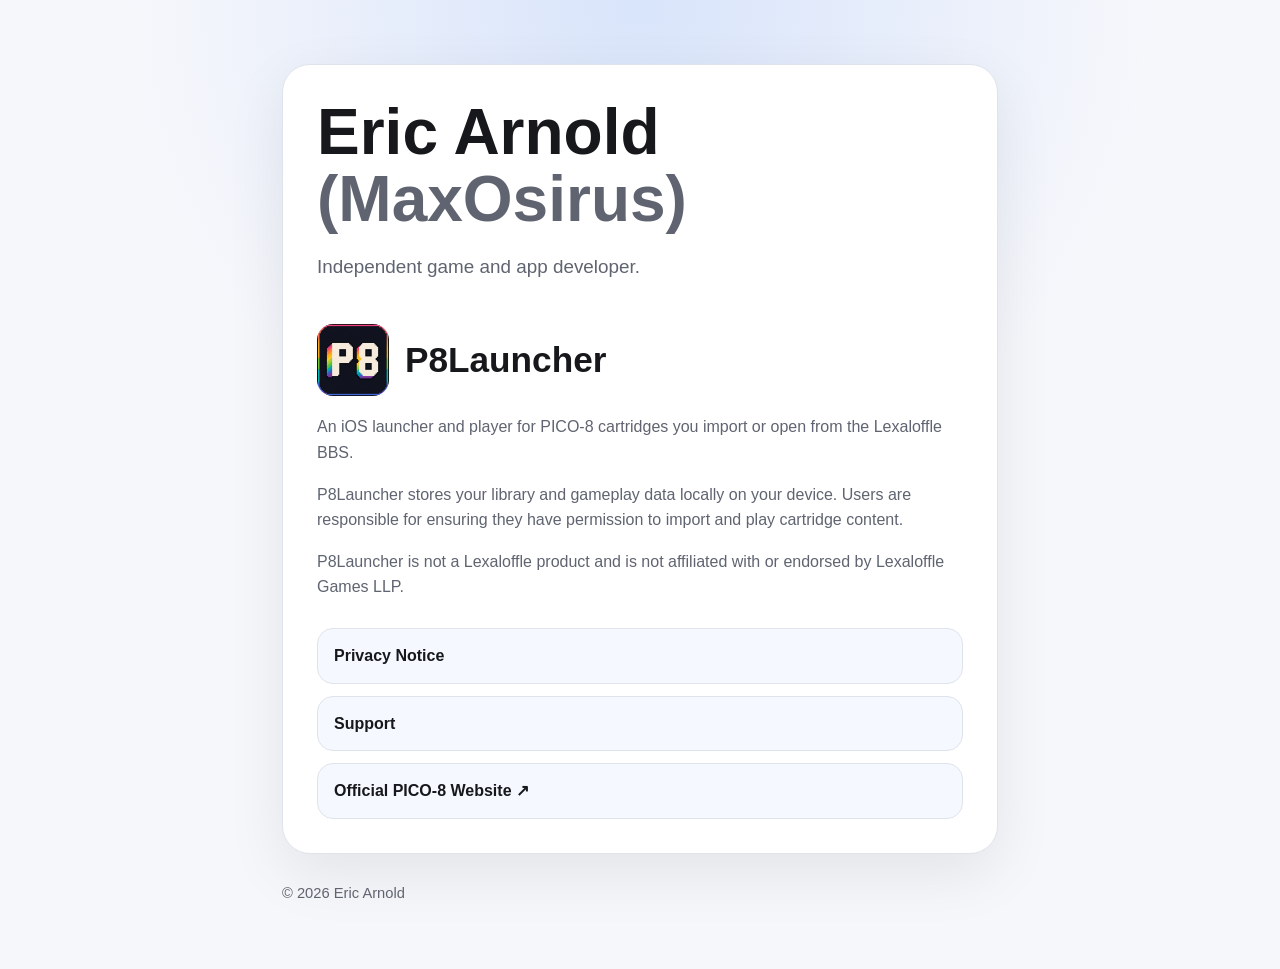
<file: index.html>
<!doctype html>
<html lang="en">
<head>
    <meta charset="utf-8">
    <meta name="viewport" content="width=device-width, initial-scale=1">

    <title>Eric Arnold (MaxOsirus)</title>

    <link rel="icon" type="image/png" href="/favicon.png">
    <link rel="stylesheet" href="/styles.css">
</head>

<body>
    <main>
        <section class="card">

            <h1>
                Eric Arnold<br>
                <span style="color: var(--muted);">(MaxOsirus)</span>
            </h1>

            <p class="lead">
                Independent game and app developer.
            </p>

            <div class="app-heading">
                <img
                    src="/p8launcher-icon.png"
                    alt="P8Launcher app icon"
                    class="app-icon">

                <h2>P8Launcher</h2>
            </div>

            <p>
                An iOS launcher and player for PICO-8 cartridges you import or
                open from the Lexaloffle BBS.
            </p>

            <p>
                P8Launcher stores your library and gameplay data locally on your
                device. Users are responsible for ensuring they have permission
                to import and play cartridge content.
            </p>

            <p>
                P8Launcher is not a Lexaloffle product and is not affiliated
                with or endorsed by Lexaloffle Games LLP.
            </p>

            <div class="links">
                <a class="button" href="/privacy/">
                    Privacy Notice
                </a>

                <a class="button" href="/support/">
                    Support
                </a>

                <a class="button" href="https://www.pico-8.com">
                    Official PICO-8 Website ↗
                </a>
            </div>

        </section>

        <footer>
            © 2026 Eric Arnold
        </footer>
    </main>
</body>
</html>
</file>
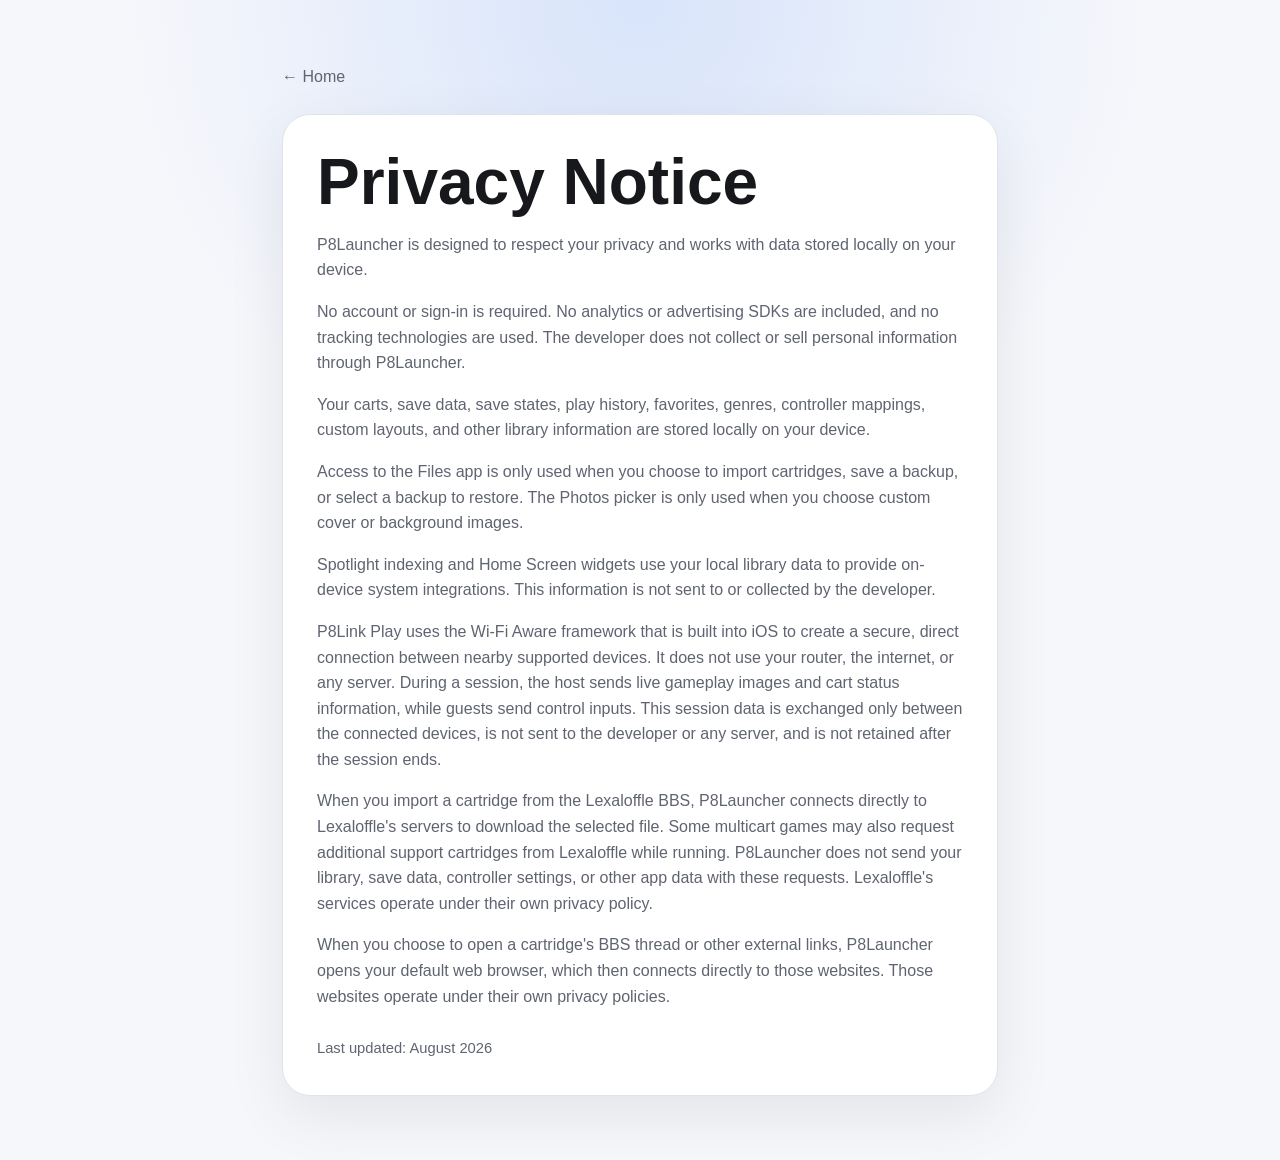
<file: privacy/index.html>
<!doctype html>
<html lang="en">
<head>
    <meta charset="utf-8">
    <meta name="viewport" content="width=device-width, initial-scale=1">
    <title>P8Launcher Privacy Notice</title>
    <link rel="stylesheet" href="/styles.css">
</head>
<body>
<main>
    <a class="back" href="/">← Home</a>

    <section class="card">
        <h1>Privacy Notice</h1>

        <p>P8Launcher is designed to respect your privacy and works with data stored locally on your device.</p>

        <p>No account or sign-in is required. No analytics or advertising SDKs are included, and no tracking technologies are used. The developer does not collect or sell personal information through P8Launcher.</p>

        <p>Your carts, save data, save states, play history, favorites, genres, controller mappings, custom layouts, and other library information are stored locally on your device.</p>

        <p>Access to the Files app is only used when you choose to import cartridges, save a backup, or select a backup to restore. The Photos picker is only used when you choose custom cover or background images.</p>

        <p>Spotlight indexing and Home Screen widgets use your local library data to provide on-device system integrations. This information is not sent to or collected by the developer.</p>

        <p>P8Link Play uses the Wi-Fi Aware framework that is built into iOS to create a secure, direct connection between nearby supported devices. It does not use your router, the internet, or any server. During a session, the host sends live gameplay images and cart status information, while guests send control inputs. This session data is exchanged only between the connected devices, is not sent to the developer or any server, and is not retained after the session ends.</p>

        <p>When you import a cartridge from the Lexaloffle BBS, P8Launcher connects directly to Lexaloffle's servers to download the selected file. Some multicart games may also request additional support cartridges from Lexaloffle while running. P8Launcher does not send your library, save data, controller settings, or other app data with these requests. Lexaloffle's services operate under their own privacy policy.</p>

        <p>When you choose to open a cartridge's BBS thread or other external links, P8Launcher opens your default web browser, which then connects directly to those websites. Those websites operate under their own privacy policies.</p>

        <footer>Last updated: August 2026</footer>
    </section>
</main>
</body>
</html>
</file>
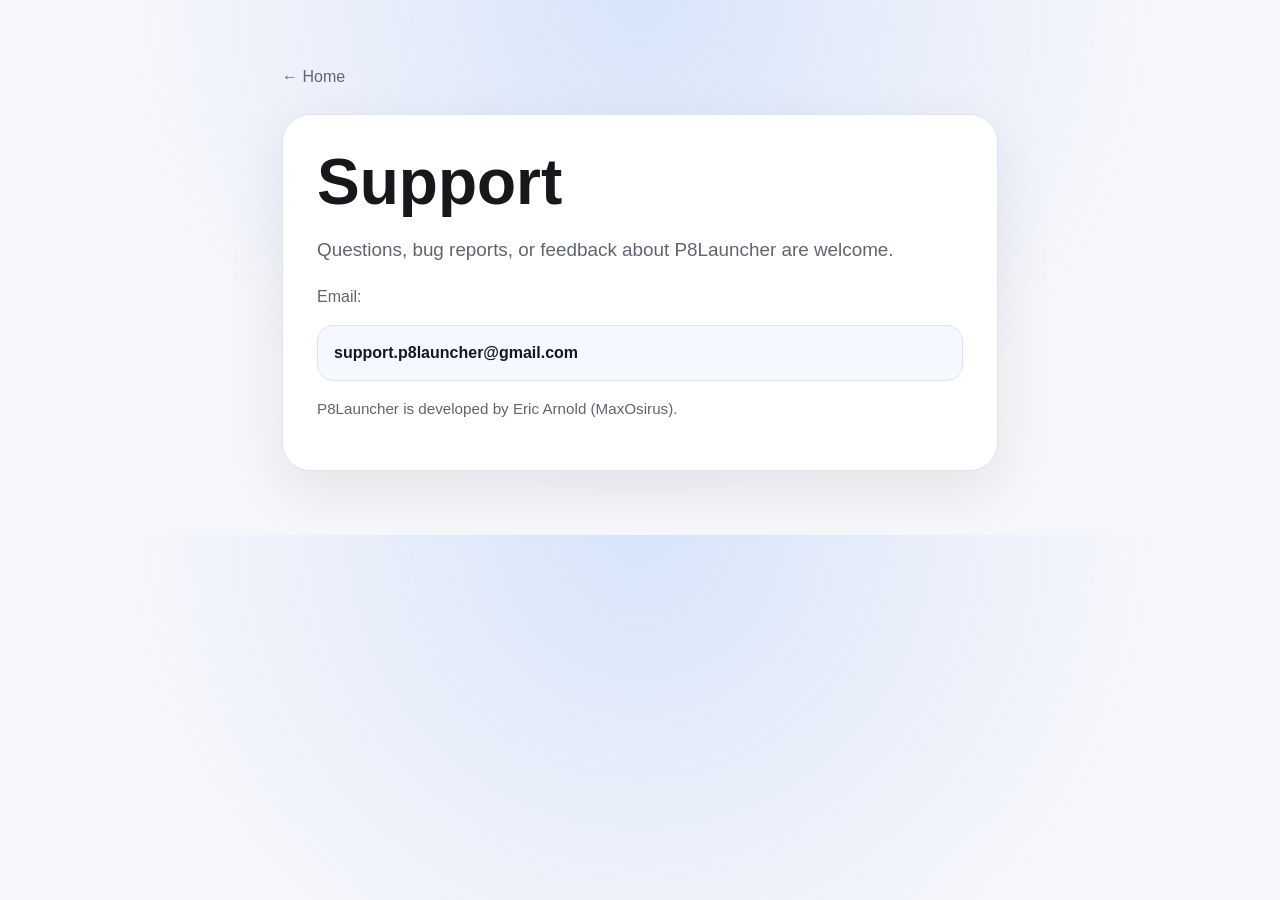
<file: support/index.html>
<!doctype html>
<html lang="en">
<head>
    <meta charset="utf-8">
    <meta name="viewport" content="width=device-width, initial-scale=1">
    <title>P8Launcher Support</title>
    <link rel="stylesheet" href="/styles.css">
</head>
<body>
<main>
    <a class="back" href="/">← Home</a>

    <section class="card">
        <h1>Support</h1>

        <p class="lead">Questions, bug reports, or feedback about P8Launcher are welcome.</p>

        <p>Email:</p>

        <p><a class="button" href="mailto:support.p8launcher@gmail.com">support.p8launcher@gmail.com</a></p>

        <p class="small">P8Launcher is developed by Eric Arnold (MaxOsirus).</p>
    </section>
</main>
</body>
</html>
</file>
<file: styles.css>
:root {
    color-scheme: light dark;
    --bg: #f6f7fb;
    --card: #ffffff;
    --text: #17181c;
    --muted: #5f6470;
    --border: #dfe3eb;
    --accent: #3b82f6;
}

@media (prefers-color-scheme: dark) {
    :root {
        --bg: #101114;
        --card: #181a20;
        --text: #f4f4f5;
        --muted: #a1a1aa;
        --border: #2b2f3a;
        --accent: #8ab4ff;
    }
}

* {
    box-sizing: border-box;
}

body {
    margin: 0;
    font-family: -apple-system, BlinkMacSystemFont, "Segoe UI", sans-serif;
    background:
        radial-gradient(circle at top,
        rgba(59, 130, 246, 0.16),
        transparent 32rem),
        var(--bg);
    color: var(--text);
    line-height: 1.6;
}

main {
    max-width: 760px;
    margin: 0 auto;
    padding: 64px 22px;
}

.card {
    background: var(--card);
    border: 1px solid var(--border);
    border-radius: 28px;
    padding: 34px;
    box-shadow: 0 20px 60px rgba(0, 0, 0, 0.08);
}

h1 {
    font-size: clamp(2.1rem, 6vw, 4rem);
    line-height: 1.05;
    margin: 0 0 12px;
}

h2 {
    font-size: 2.2rem;
    margin: 0;
}

p {
    color: var(--muted);
}

.lead {
    font-size: 1.18rem;
}

.links {
    display: grid;
    gap: 12px;
    margin-top: 28px;
}

a.button {
    display: block;
    padding: 14px 16px;
    border: 1px solid var(--border);
    border-radius: 16px;
    color: var(--text);
    text-decoration: none;
    font-weight: 600;
    background: color-mix(in srgb, var(--card), var(--accent) 5%);
    transition: border-color 0.2s ease;
}

a.button:hover {
    border-color: var(--accent);
}

footer {
    margin-top: 28px;
    color: var(--muted);
    font-size: 0.92rem;
}

.small {
    font-size: 0.95rem;
}

.back {
    display: inline-block;
    margin-bottom: 24px;
    color: var(--muted);
    text-decoration: none;
}

/* ---------- P8Launcher ---------- */

.app-heading {
    display: flex;
    align-items: center;
    gap: 16px;
    margin-top: 42px;
    margin-bottom: 18px;
}

.app-heading h2 {
    margin: 0;
}

.app-icon {
    width: 72px;
    height: 72px;
    border-radius: 16px;
    flex-shrink: 0;
}

@media (max-width: 560px) {

    main {
        padding: 36px 18px;
    }

    .card {
        padding: 26px;
    }

    .app-heading {
        gap: 14px;
    }

    .app-heading h2 {
        font-size: 1.9rem;
    }

    .app-icon {
        width: 60px;
        height: 60px;
        border-radius: 14px;
    }
}
</file>
